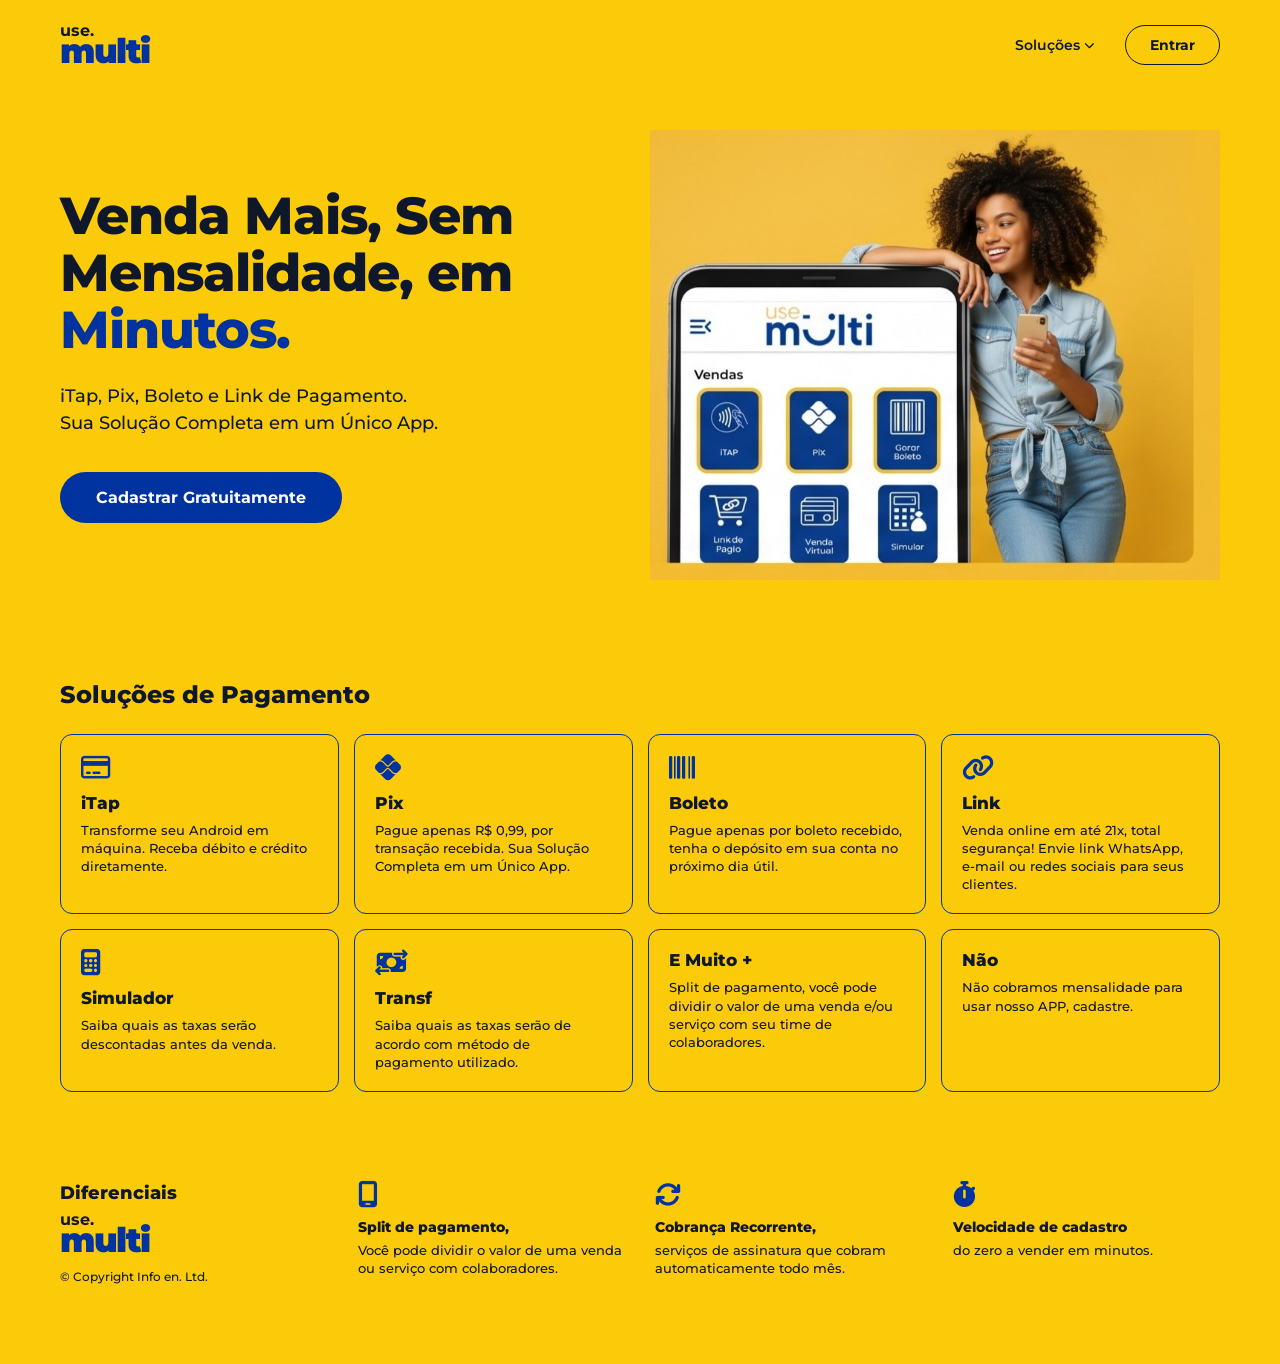
<file: index.html>
<!DOCTYPE html>
<html lang="pt-BR">
<head>
    <meta charset="UTF-8">
    <meta name="viewport" content="width=device-width, initial-scale=1.0">
    <title>Use Multi</title>
    <link rel="icon" type="image/png" href="img/logo.jpg">
    <link rel="preconnect" href="https://fonts.googleapis.com">
    <link rel="preconnect" href="https://fonts.gstatic.com" crossorigin>
    <link href="https://fonts.googleapis.com/css2?family=Montserrat:wght@400;500;700;800;900&display=swap" rel="stylesheet">
    <link rel="stylesheet" href="https://cdnjs.cloudflare.com/ajax/libs/font-awesome/6.4.0/css/all.min.css">
    <link rel="stylesheet" href="style.css">
</head>
<body>
    <div class="page-transition" id="page-transition">
        <div class="spinner"></div>
    </div>
    <header class="header">
        <div class="container header-content">
            <div class="logo">
                <span class="use">use.</span><br>
                <span class="multi">multi</span>
            </div>
            <nav class="nav-menu">
                <a href="#solucoes">Soluções <i class="fa-solid fa-chevron-down fa-xs"></i></a>
                <a href="login.html" class="btn-outline"> Entrar </a>
                
            </nav>
        </div>
    </header>
    <main>
        <section class="hero">
            <div class="container hero-content">
                <div class="hero-text">
                    <h1>Venda Mais, Sem Mensalidade, em <span class="highlight">Minutos.</span></h1>
                    <p>iTap, Pix, Boleto e Link de Pagamento.<br>Sua Solução Completa em um Único App.</p>
                    <a href="cadastro.html" class="btn-primary">Cadastrar Gratuitamente</a>
                </div>
                <div class="hero-image">
                    <img src="Gemini_Generated_Image_1hw7r21hw7r21hw7.jpg" alt="Aplicativo Use Multi">
                </div>
            </div>
        </section>
        <section id="solucoes" class="solutions">
            <div class="container">
                <h2>Soluções de Pagamento</h2>
                <div class="grid-solutions">
                    <div class="card">
                        <i class="fa-regular fa-credit-card"></i>
                        <h3>iTap</h3>
                        <p>Transforme seu Android em máquina. Receba débito e crédito diretamente.</p>
                    </div>
                    <div class="card">
                        <i class="fa-brands fa-pix"></i>
                        <h3>Pix</h3>
                        <p>Pague apenas R$ 0,99, por transação recebida. Sua Solução Completa em um Único App.</p>
                    </div>
                    <div class="card">
                        <i class="fa-solid fa-barcode"></i>
                        <h3>Boleto</h3>
                        <p>Pague apenas por boleto recebido, tenha o depósito em sua conta no próximo dia útil.</p>
                    </div>
                    <div class="card">
                        <i class="fa-solid fa-link"></i>
                        <h3>Link</h3>
                        <p>Venda online em até 21x, total segurança! Envie link WhatsApp, e-mail ou redes sociais para seus clientes.</p>
                    </div>
                    <div class="card">
                        <i class="fa-solid fa-calculator"></i>
                        <h3>Simulador</h3>
                        <p>Saiba quais as taxas serão descontadas antes da venda.</p>
                    </div>
                    <div class="card">
                        <i class="fa-solid fa-money-bill-transfer"></i>
                        <h3>Transf</h3>
                        <p>Saiba quais as taxas serão de acordo com método de pagamento utilizado.</p>
                    </div>
                    <div class="card text-only">
                        <h3>E Muito +</h3>
                        <p>Split de pagamento, você pode dividir o valor de uma venda e/ou serviço com seu time de colaboradores.</p>
                    </div>
                    <div class="card text-only">
                        <h3>Não</h3>
                        <p>Não cobramos mensalidade para usar nosso APP, cadastre.</p>
                    </div>
                </div>
            </div>
        </section>
        <section id="diferenciais" class="diferenciais">
            <div class="container grid-diferenciais">
                <div class="dif-brand">
                    <h3>Diferenciais</h3>
                    <div class="logo">
                        <span class="use">use.</span><br>
                        <span class="multi">multi</span>
                    </div>
                    <p class="copyright">&copy; Copyright Info en. Ltd.</p>
                </div>
                <div class="dif-item">
                    <i class="fa-solid fa-mobile-screen"></i>
                    <h4>Split de pagamento,</h4>
                    <p>Você pode dividir o valor de uma venda ou serviço com colaboradores.</p>
                </div>
                <div class="dif-item">
                    <i class="fa-solid fa-arrows-rotate"></i>
                    <h4>Cobrança Recorrente,</h4>
                    <p>serviços de assinatura que cobram automaticamente todo mês.</p>
                </div>
                <div class="dif-item">
                    <i class="fa-solid fa-stopwatch"></i>
                    <h4>Velocidade de cadastro</h4>
                    <p>do zero a vender em minutos.</p>
                </div>
            </div>
        </section>
    </main>
    <script src="https://widgets.leadconnectorhq.com/loader.js" data-resources-url="https://widgets.leadconnectorhq.com/chat-widget/loader.js" data-widget-id="6a91806fbde3d5bf5080247e" defer></script>
    <script>
        window.addEventListener('pageshow', () => {
            const transition = document.getElementById('page-transition');
            if (transition) transition.classList.add('loaded');
        });

        document.querySelectorAll('a').forEach(link => {
            link.addEventListener('click', function(e) {
                const target = this.getAttribute('href');
                if (target && target.endsWith('.html') && this.target !== '_blank') {
                    e.preventDefault();
                    const transition = document.getElementById('page-transition');
                    transition.classList.remove('loaded');
                    setTimeout(() => window.location.href = target, 400);
                }
            });
        });
    </script>
</body>
</html>
</file>
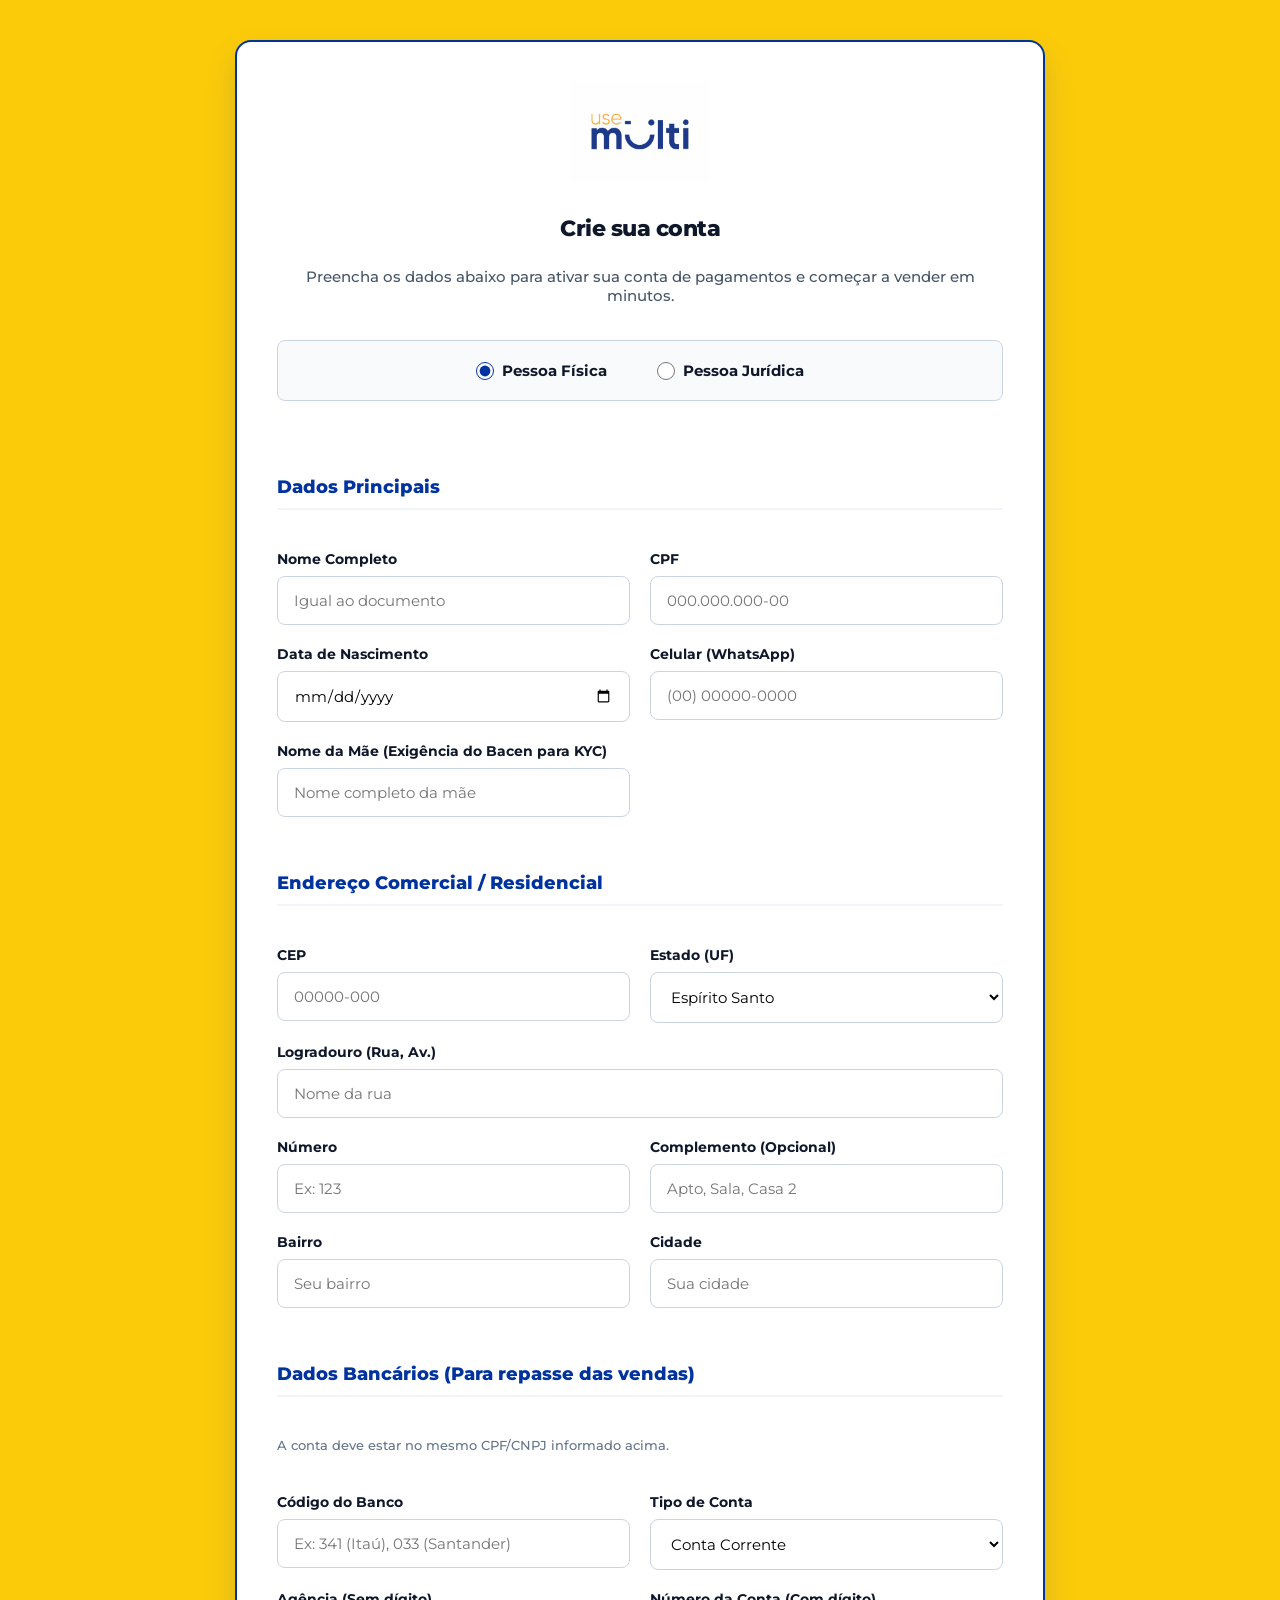
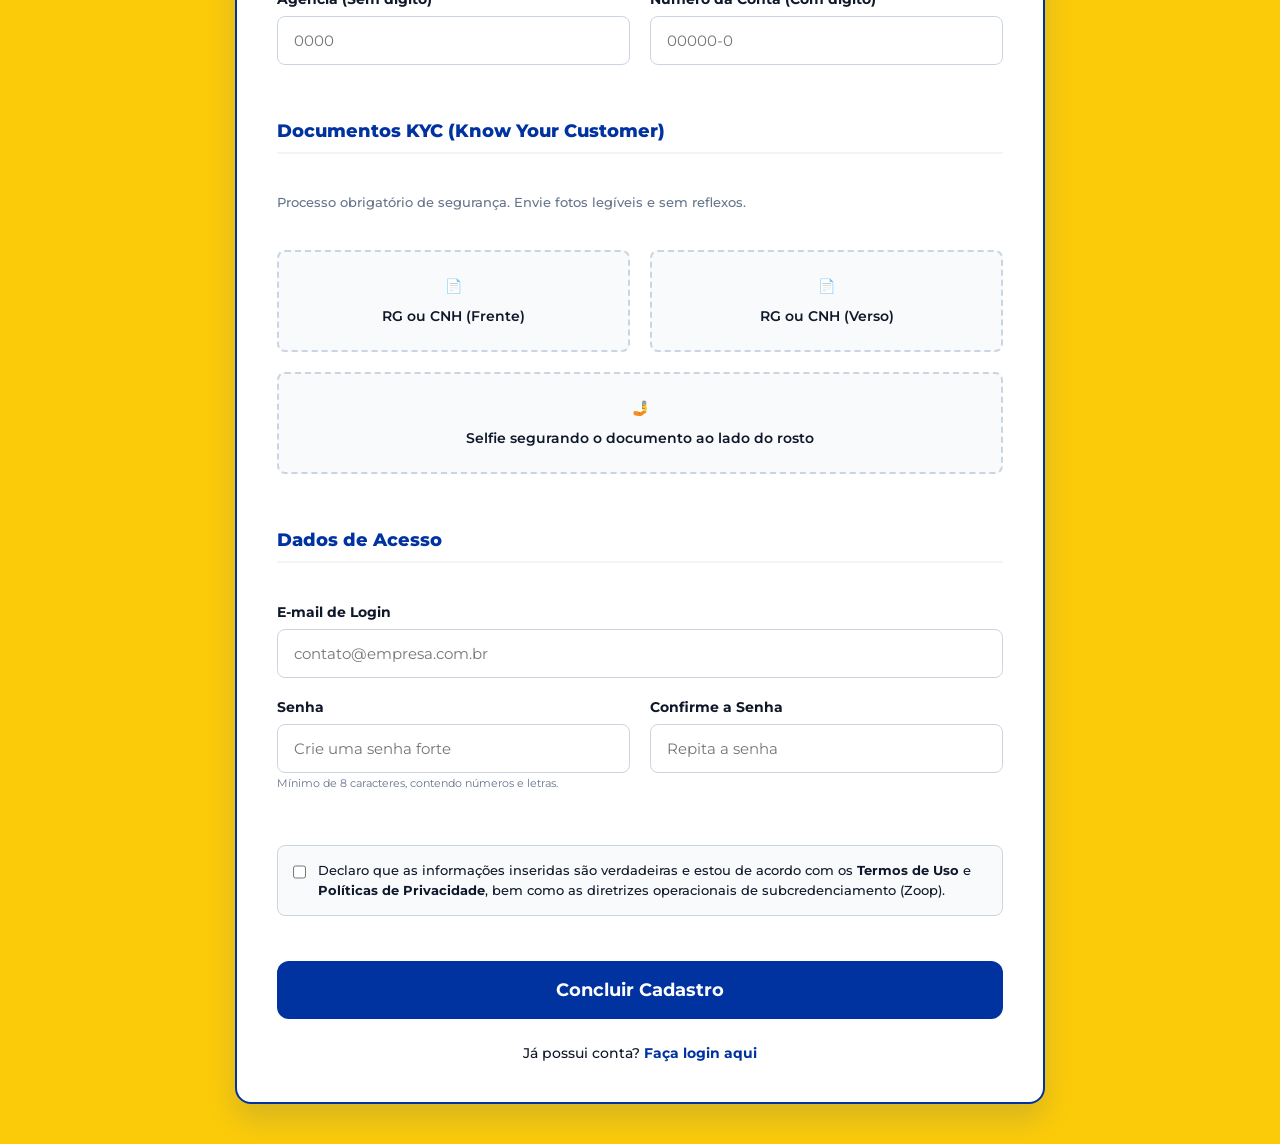
<file: cadastro.html>
<!DOCTYPE html>
<html lang="pt-BR">
<head>
    <meta charset="UTF-8">
    <meta name="viewport" content="width=device-width, initial-scale=1.0">
    <title>Cadastro - Use Multi</title>
    <link rel="icon" type="image/png" href="img/logo.jpg">
    <link rel="preconnect" href="https://fonts.googleapis.com">
    <link rel="preconnect" href="https://fonts.gstatic.com" crossorigin>
    <link href="https://fonts.googleapis.com/css2?family=Montserrat:wght@400;500;700;800;900&display=swap" rel="stylesheet">
    <link rel="stylesheet" href="style.css">
    <style>
        /* CSS Específico para o Cadastro */
        .register-wrapper {
            width: 100%;
            max-width: 850px;
            padding: 40px 20px;
            margin: 0 auto;
        }
        .register-card {
            background-color: #ffffff;
            border-radius: 16px;
            padding: 40px;
            box-shadow: 0 15px 30px rgba(0, 51, 160, 0.15);
            border: 2px solid var(--brand-blue);
        }
        .section-title {
            font-size: 18px;
            font-weight: 800;
            color: var(--brand-blue);
            margin: 35px 0 20px 0;
            border-bottom: 2px solid #f1f5f9;
            padding-bottom: 10px;
        }
        .form-grid {
            display: grid;
            grid-template-columns: 1fr 1fr;
            gap: 20px;
        }
        .form-grid.full {
            grid-template-columns: 1fr;
        }
        .input-group.radio-group {
            flex-direction: row;
            align-items: center;
            justify-content: center;
            gap: 30px;
            padding: 10px 0;
            background: #f8fafc;
            border-radius: 8px;
            border: 1px solid #CBD5E1;
            margin-bottom: 20px;
        }
        .input-group.radio-group label {
            display: flex;
            align-items: center;
            gap: 8px;
            font-weight: 700;
            cursor: pointer;
            font-size: 15px;
            padding: 10px;
        }
        .input-group.radio-group input[type="radio"] {
            accent-color: var(--brand-blue);
            width: 18px;
            height: 18px;
        }
        .custom-select {
            padding: 14px 16px;
            border: 1.5px solid #CBD5E1;
            border-radius: 8px;
            font-size: 15px;
            font-family: 'Montserrat', sans-serif;
            outline: none;
            background: #fff;
            transition: all 0.3s ease;
            width: 100%;
        }
        .custom-select:focus {
            border-color: var(--brand-blue);
            box-shadow: 0 0 0 3px rgba(0, 51, 160, 0.1);
        }
        .file-upload {
            border: 2px dashed #CBD5E1;
            padding: 25px 20px;
            text-align: center;
            border-radius: 8px;
            background-color: #f8fafc;
            cursor: pointer;
            transition: all 0.3s;
            display: flex;
            flex-direction: column;
            align-items: center;
            justify-content: center;
        }
        .file-upload:hover {
            border-color: var(--brand-blue);
            background-color: #f1f5f9;
        }
        .file-upload input[type="file"] {
            display: none;
        }
        .file-icon {
            font-size: 28px;
            margin-bottom: 12px;
        }
        .file-upload span {
            display: block;
            font-size: 14px;
            font-weight: 600;
            color: var(--text-color);
        }
        .terms-checkbox {
            display: flex;
            gap: 12px;
            align-items: flex-start;
            font-size: 13px;
            font-weight: 500;
            cursor: pointer;
            background: #f8fafc;
            padding: 15px;
            border-radius: 8px;
            border: 1px solid #CBD5E1;
            line-height: 1.5;
        }
        .terms-checkbox input {
            margin-top: 3px;
            accent-color: var(--brand-blue);
            width: 16px;
            height: 16px;
        }
        .password-hint {
            font-size: 11px;
            color: #64748b;
            margin-top: -5px;
        }
        @media (max-width: 768px) {
            .form-grid {
                grid-template-columns: 1fr;
            }
            .register-card {
                padding: 30px 20px;
            }
        }
    </style>
</head>
<body class="login-body">
    <div class="page-transition" id="page-transition">
        <div class="spinner"></div>
    </div>
    
    <main class="register-wrapper">
        <div class="register-card">
            <div class="login-logo-space">
                <div class="login-logo-space">
                    <a href="index.html">
                    <img src="img/logo.jpg" alt="Logo Use Multi" class="logo-img">
                    </a>
             </div>
             </div>
            
            <h2 class="login-title">Crie sua conta</h2>
            <p style="text-align: center; margin-bottom: 35px; font-size: 15px; font-weight: 500; color: #475569;">
                Preencha os dados abaixo para ativar sua conta de pagamentos e começar a vender em minutos.
            </p>
            
            <form id="form-cadastro" action="#" class="login-form">
                
                <div class="input-group radio-group">
                    <label><input type="radio" name="tipo_pessoa" value="pf" checked onchange="togglePessoa()"> Pessoa Física</label>
                    <label><input type="radio" name="tipo_pessoa" value="pj" onchange="togglePessoa()"> Pessoa Jurídica</label>
                </div>

                <!-- DADOS PRINCIPAIS -->
                <h3 class="section-title">Dados Principais</h3>
                <div class="form-grid">
                    <div class="input-group">
                        <label id="label-nome" for="nome">Nome Completo</label>
                        <input type="text" id="nome" name="nome" placeholder="Igual ao documento" required>
                    </div>
                    
                    <div class="input-group">
                        <label id="label-doc" for="documento">CPF</label>
                        <input type="text" id="documento" name="documento" placeholder="000.000.000-00" required>
                    </div>
                    
                    <div class="input-group">
                        <label id="label-data" for="data_nasc">Data de Nascimento</label>
                        <input type="date" id="data_nasc" name="data_nasc" required>
                    </div>
                    
                    <div class="input-group">
                        <label for="celular">Celular (WhatsApp)</label>
                        <input type="tel" id="celular" name="celular" placeholder="(00) 00000-0000" required>
                    </div>
                    
                    <div class="input-group full" id="div_mae">
                        <label for="nome_mae">Nome da Mãe (Exigência do Bacen para KYC)</label>
                        <input type="text" id="nome_mae" name="nome_mae" placeholder="Nome completo da mãe" required>
                    </div>

                    <div class="input-group full" id="div_fantasia" style="display: none;">
                        <label for="nome_fantasia">Nome Fantasia (Opcional)</label>
                        <input type="text" id="nome_fantasia" name="nome_fantasia" placeholder="Nome de fachada da sua empresa">
                    </div>
                </div>

                <!-- ENDEREÇO -->
                <h3 class="section-title">Endereço Comercial / Residencial</h3>
                <div class="form-grid">
                    <div class="input-group">
                        <label for="cep">CEP</label>
                        <input type="text" id="cep" name="cep" placeholder="00000-000" required>
                    </div>
                    
                    <div class="input-group">
                        <label for="estado">Estado (UF)</label>
                        <select id="estado" name="estado" class="custom-select" required>
                            <option value="">Selecione...</option>
                            <option value="AC">Acre</option>
                            <option value="AL">Alagoas</option>
                            <option value="AP">Amapá</option>
                            <option value="AM">Amazonas</option>
                            <option value="BA">Bahia</option>
                            <option value="CE">Ceará</option>
                            <option value="DF">Distrito Federal</option>
                            <option value="ES" selected>Espírito Santo</option>
                            <option value="GO">Goiás</option>
                            <option value="MA">Maranhão</option>
                            <option value="MT">Mato Grosso</option>
                            <option value="MS">Mato Grosso do Sul</option>
                            <option value="MG">Minas Gerais</option>
                            <option value="PA">Pará</option>
                            <option value="PB">Paraíba</option>
                            <option value="PR">Paraná</option>
                            <option value="PE">Pernambuco</option>
                            <option value="PI">Piauí</option>
                            <option value="RJ">Rio de Janeiro</option>
                            <option value="RN">Rio Grande do Norte</option>
                            <option value="RS">Rio Grande do Sul</option>
                            <option value="RO">Rondônia</option>
                            <option value="RR">Roraima</option>
                            <option value="SC">Santa Catarina</option>
                            <option value="SP">São Paulo</option>
                            <option value="SE">Sergipe</option>
                            <option value="TO">Tocantins</option>
                        </select>
                    </div>

                    <div class="input-group full" style="grid-column: 1 / -1;">
                        <label for="logradouro">Logradouro (Rua, Av.)</label>
                        <input type="text" id="logradouro" name="logradouro" placeholder="Nome da rua" required>
                    </div>
                    
                    <div class="input-group">
                        <label for="numero">Número</label>
                        <input type="text" id="numero" name="numero" placeholder="Ex: 123" required>
                    </div>
                    
                    <div class="input-group">
                        <label for="complemento">Complemento (Opcional)</label>
                        <input type="text" id="complemento" name="complemento" placeholder="Apto, Sala, Casa 2">
                    </div>
                    
                    <div class="input-group">
                        <label for="bairro">Bairro</label>
                        <input type="text" id="bairro" name="bairro" placeholder="Seu bairro" required>
                    </div>
                    
                    <div class="input-group">
                        <label for="cidade">Cidade</label>
                        <input type="text" id="cidade" name="cidade" placeholder="Sua cidade" required>
                    </div>
                </div>

                <!-- DADOS BANCÁRIOS -->
                <h3 class="section-title">Dados Bancários (Para repasse das vendas)</h3>
                <p style="font-size: 13px; margin-bottom: 20px; color: #64748b; font-weight: 500;">A conta deve estar no mesmo CPF/CNPJ informado acima.</p>
                <div class="form-grid">
                    <div class="input-group">
                        <label for="banco">Código do Banco</label>
                        <input type="text" id="banco" name="banco" placeholder="Ex: 341 (Itaú), 033 (Santander)" required>
                    </div>
                    
                    <div class="input-group">
                        <label for="tipo_conta_banco">Tipo de Conta</label>
                        <select id="tipo_conta_banco" name="tipo_conta_banco" class="custom-select" required>
                            <option value="corrente">Conta Corrente</option>
                            <option value="poupanca">Conta Poupança</option>
                        </select>
                    </div>

                    <div class="input-group">
                        <label for="agencia">Agência (Sem dígito)</label>
                        <input type="text" id="agencia" name="agencia" placeholder="0000" required>
                    </div>
                    
                    <div class="input-group">
                        <label for="conta">Número da Conta (Com dígito)</label>
                        <input type="text" id="conta" name="conta" placeholder="00000-0" required>
                    </div>
                </div>

                <!-- DOCUMENTOS KYC -->
                <h3 class="section-title">Documentos KYC (Know Your Customer)</h3>
                <p style="font-size: 13px; margin-bottom: 20px; color: #64748b; font-weight: 500;">Processo obrigatório de segurança. Envie fotos legíveis e sem reflexos.</p>
                <div class="form-grid">
                    <label class="file-upload">
                        <input type="file" id="doc_frente" name="doc_frente" accept="image/jpeg, image/png, application/pdf" required>
                        <span class="file-icon">📄</span>
                        <span>RG ou CNH (Frente)</span>
                    </label>
                    
                    <label class="file-upload">
                        <input type="file" id="doc_verso" name="doc_verso" accept="image/jpeg, image/png, application/pdf" required>
                        <span class="file-icon">📄</span>
                        <span>RG ou CNH (Verso)</span>
                    </label>
                    
                    <label class="file-upload full" style="grid-column: 1 / -1;">
                        <input type="file" id="doc_selfie" name="doc_selfie" accept="image/jpeg, image/png" capture="user" required>
                        <span class="file-icon">🤳</span>
                        <span>Selfie segurando o documento ao lado do rosto</span>
                    </label>
                </div>

                <!-- DADOS DE ACESSO -->
                <h3 class="section-title">Dados de Acesso</h3>
                <div class="form-grid">
                    <div class="input-group full" style="grid-column: 1 / -1;">
                        <label for="email">E-mail de Login</label>
                        <input type="email" id="email" name="email" placeholder="contato@empresa.com.br" required>
                    </div>
                    
                    <div class="input-group">
                        <label for="senha">Senha</label>
                        <input type="password" id="senha" name="senha" placeholder="Crie uma senha forte" required>
                        <span class="password-hint">Mínimo de 8 caracteres, contendo números e letras.</span>
                    </div>
                    
                    <div class="input-group">
                        <label for="confirma_senha">Confirme a Senha</label>
                        <input type="password" id="confirma_senha" name="confirma_senha" placeholder="Repita a senha" required>
                    </div>
                </div>

                <!-- TERMOS -->
                <div style="margin-top: 35px;">
                    <label class="terms-checkbox">
                        <input type="checkbox" id="termos" name="termos" required>
                        <span>Declaro que as informações inseridas são verdadeiras e estou de acordo com os <b>Termos de Uso</b> e <b>Políticas de Privacidade</b>, bem como as diretrizes operacionais de subcredenciamento (Zoop).</span>
                    </label>
                </div>

                <button type="submit" class="btn-primary btn-block" style="margin-top: 25px; font-size: 18px; padding: 18px; border-radius: 12px;">
                    Concluir Cadastro
                </button>
            </form>
            
            <div class="login-footer">
                <p>Já possui conta? <a href="login.html">Faça login aqui</a></p>
            </div>
        </div>
    </main>

    <script>
        // Transição de página
        window.addEventListener('pageshow', () => {
            const transition = document.getElementById('page-transition');
            if (transition) transition.classList.add('loaded');
        });

        // Toggle Dinâmico PF / PJ
        function togglePessoa() {
            const isPJ = document.querySelector('input[name="tipo_pessoa"]:checked').value === 'pj';
            
            document.getElementById('label-nome').textContent = isPJ ? 'Razão Social' : 'Nome Completo';
            document.getElementById('nome').placeholder = isPJ ? 'Razão social da empresa' : 'Igual ao documento';
            
            document.getElementById('label-doc').textContent = isPJ ? 'CNPJ' : 'CPF';
            document.getElementById('documento').placeholder = isPJ ? '00.000.000/0000-00' : '000.000.000-00';
            
            document.getElementById('label-data').textContent = isPJ ? 'Data de Abertura' : 'Data de Nascimento';
            
            const divMae = document.getElementById('div_mae');
            const divFantasia = document.getElementById('div_fantasia');
            
            if (isPJ) {
                divMae.style.display = 'none';
                document.getElementById('nome_mae').removeAttribute('required');
                
                divFantasia.style.display = 'flex';
            } else {
                divMae.style.display = 'flex';
                document.getElementById('nome_mae').setAttribute('required', 'true');
                
                divFantasia.style.display = 'none';
            }
        }

        // Alterar ícone e texto ao selecionar arquivo
        document.querySelectorAll('input[type="file"]').forEach(input => {
            input.addEventListener('change', function(e) {
                if (this.files && this.files[0]) {
                    const spanText = this.parentElement.querySelector('span:not(.file-icon)');
                    spanText.textContent = "Arquivo selecionado: " + this.files[0].name;
                    this.parentElement.style.borderColor = "var(--brand-blue)";
                    this.parentElement.style.backgroundColor = "#e0e7ff";
                }
            });
        });
    </script>
</body>
</html>
</file>
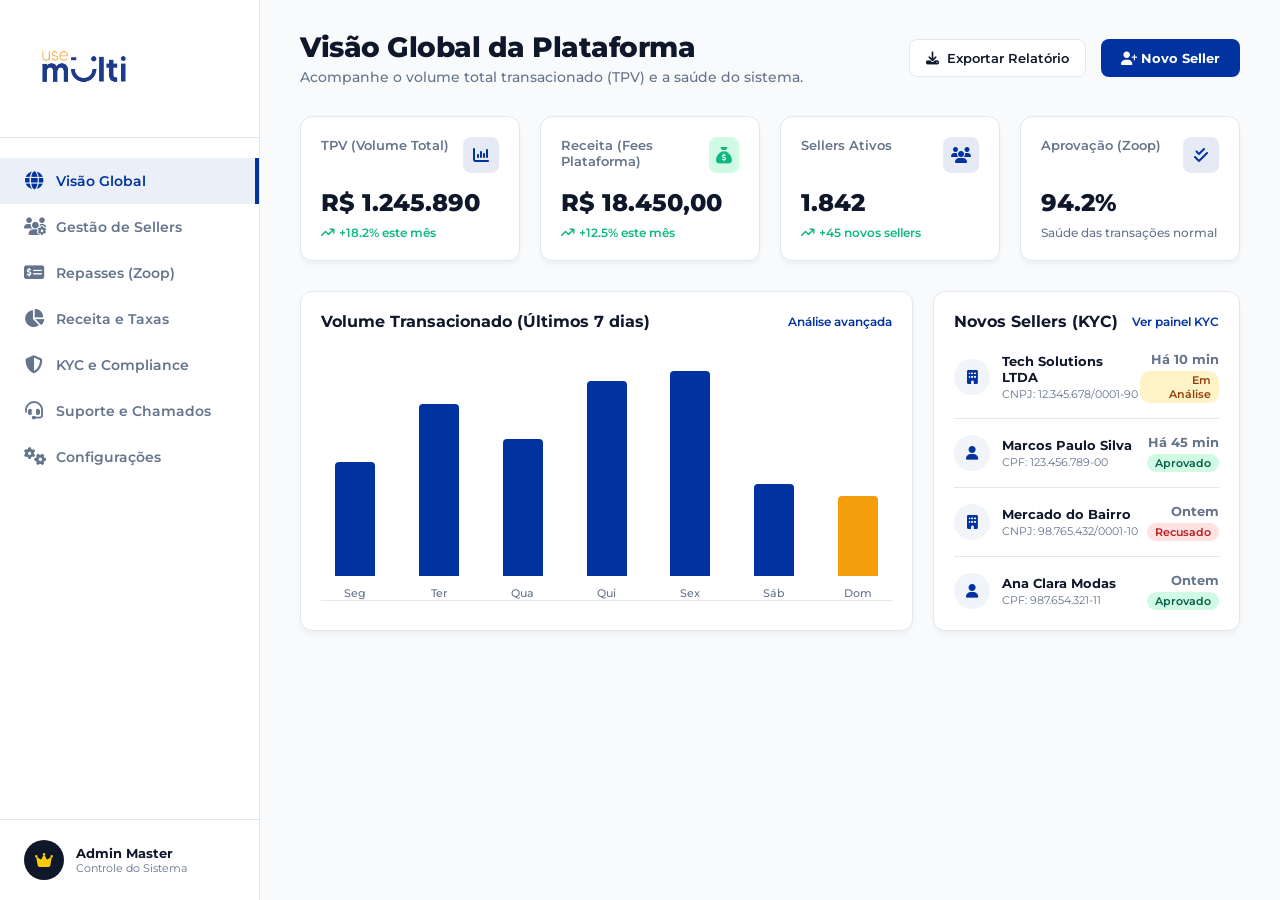
<file: dashboard-master.html>
<!DOCTYPE html>
<html lang="pt-BR">
<head>
    <meta charset="UTF-8">
    <meta name="viewport" content="width=device-width, initial-scale=1.0">
    <title>Dashboard Master - Use Multi</title>
    <link rel="icon" type="image/png" href="img/logo.jpg">
    <link rel="preconnect" href="https://fonts.googleapis.com">
    <link rel="preconnect" href="https://fonts.gstatic.com" crossorigin>
    <link href="https://fonts.googleapis.com/css2?family=Montserrat:wght@400;500;600;700;800;900&display=swap" rel="stylesheet">
    <link rel="stylesheet" href="https://cdnjs.cloudflare.com/ajax/libs/font-awesome/6.4.0/css/all.min.css">
    <style>
        :root {
            --bg-yellow: #FBCB0A;
            --brand-blue: #0033A0;
            --text-color: #0F172A;
            --bg-light: #F8FAFC;
            --sidebar-width: 260px;
            --border-color: #E2E8F0;
            --success-color: #10B981;
            --danger-color: #EF4444;
            --warning-color: #F59E0B;
        }

        * {
            margin: 0;
            padding: 0;
            box-sizing: border-box;
            font-family: 'Montserrat', sans-serif;
        }

        body {
            background-color: var(--bg-light);
            color: var(--text-color);
            display: flex;
            min-height: 100vh;
            -webkit-font-smoothing: antialiased;
        }

        /* Sidebar */
        .sidebar {
            width: var(--sidebar-width);
            background-color: #ffffff;
            border-right: 1px solid var(--border-color);
            display: flex;
            flex-direction: column;
            position: fixed;
            height: 100vh;
            left: 0;
            top: 0;
            z-index: 100;
        }

        .sidebar-header {
            padding: 24px;
            border-bottom: 1px solid var(--border-color);
        }

        .sidebar-logo {
            text-decoration: none;
            display: block;
        }

        .sidebar-logo img {
            max-width: 120px;
        }

        .logo-text .use { font-size: 14px; font-weight: 700; color: var(--text-color); line-height: 1;}
        .logo-text .multi { font-size: 26px; font-weight: 900; color: var(--brand-blue); letter-spacing: -1px; line-height: 1; display: block; }

        .nav-links {
            padding: 20px 0;
            flex-grow: 1;
        }

        .nav-item {
            display: flex;
            align-items: center;
            padding: 14px 24px;
            color: #64748B;
            text-decoration: none;
            font-weight: 600;
            font-size: 14px;
            transition: all 0.2s ease;
            gap: 12px;
        }

        .nav-item i {
            font-size: 18px;
            width: 20px;
            text-align: center;
        }

        .nav-item:hover {
            color: var(--brand-blue);
            background-color: rgba(0, 51, 160, 0.05);
            border-right: 3px solid var(--brand-blue);
        }

        .nav-item.active {
            color: var(--brand-blue);
            background-color: rgba(0, 51, 160, 0.08);
            border-right: 4px solid var(--brand-blue);
        }

        .sidebar-footer {
            padding: 20px 24px;
            border-top: 1px solid var(--border-color);
        }

        .user-profile {
            display: flex;
            align-items: center;
            gap: 12px;
            text-decoration: none;
            color: var(--text-color);
        }

        .avatar {
            width: 40px;
            height: 40px;
            background-color: var(--text-color);
            border-radius: 50%;
            display: flex;
            align-items: center;
            justify-content: center;
            font-weight: 800;
            color: var(--bg-yellow);
        }

        .user-info h4 {
            font-size: 13px;
            font-weight: 700;
        }

        .user-info p {
            font-size: 11px;
            color: #64748B;
        }

        /* Main Content */
        .main-content {
            flex-grow: 1;
            margin-left: var(--sidebar-width);
            padding: 30px 40px;
        }

        /* Header do Dashboard */
        .dash-header {
            display: flex;
            justify-content: space-between;
            align-items: center;
            margin-bottom: 30px;
        }

        .dash-title h1 {
            font-size: 28px;
            font-weight: 800;
            color: var(--text-color);
            letter-spacing: -0.5px;
        }

        .dash-title p {
            font-size: 14px;
            color: #64748B;
            margin-top: 4px;
            font-weight: 500;
        }

        .header-actions {
            display: flex;
            gap: 15px;
        }

        .btn-action {
            background-color: #ffffff;
            border: 1px solid var(--border-color);
            color: var(--text-color);
            padding: 10px 16px;
            border-radius: 8px;
            font-size: 13px;
            font-weight: 600;
            cursor: pointer;
            display: flex;
            align-items: center;
            gap: 8px;
            transition: all 0.2s;
        }

        .btn-action:hover {
            border-color: var(--brand-blue);
            color: var(--brand-blue);
        }

        .btn-primary-small {
            background-color: var(--brand-blue);
            color: white;
            border: none;
            padding: 10px 20px;
            border-radius: 8px;
            font-size: 13px;
            font-weight: 700;
            cursor: pointer;
            transition: background 0.2s;
        }

        .btn-primary-small:hover {
            background-color: #002277;
        }

        /* Cards Numéricos (KPIs) */
        .kpi-grid {
            display: grid;
            grid-template-columns: repeat(4, 1fr);
            gap: 20px;
            margin-bottom: 30px;
        }

        .kpi-card {
            background-color: #ffffff;
            border-radius: 12px;
            padding: 20px;
            border: 1px solid var(--border-color);
            box-shadow: 0 4px 6px -1px rgba(0, 0, 0, 0.05);
        }

        .kpi-header {
            display: flex;
            justify-content: space-between;
            align-items: flex-start;
            margin-bottom: 15px;
        }

        .kpi-title {
            font-size: 13px;
            font-weight: 600;
            color: #64748B;
        }

        .kpi-icon {
            width: 36px;
            height: 36px;
            border-radius: 8px;
            background-color: rgba(0, 51, 160, 0.1);
            color: var(--brand-blue);
            display: flex;
            align-items: center;
            justify-content: center;
            font-size: 16px;
        }

        .kpi-value {
            font-size: 24px;
            font-weight: 800;
            color: var(--text-color);
            margin-bottom: 8px;
        }

        .kpi-trend {
            font-size: 12px;
            font-weight: 600;
            display: flex;
            align-items: center;
            gap: 4px;
        }

        .trend-up { color: var(--success-color); }
        .trend-down { color: var(--danger-color); }

        /* Gráficos e Tabelas - Layout principal */
        .dashboard-grid {
            display: grid;
            grid-template-columns: 2fr 1fr;
            gap: 20px;
        }

        .panel {
            background-color: #ffffff;
            border-radius: 12px;
            border: 1px solid var(--border-color);
            box-shadow: 0 4px 6px -1px rgba(0, 0, 0, 0.05);
            padding: 20px;
        }

        .panel-header {
            display: flex;
            justify-content: space-between;
            align-items: center;
            margin-bottom: 20px;
        }

        .panel-title {
            font-size: 16px;
            font-weight: 700;
        }

        .panel-link {
            font-size: 12px;
            font-weight: 600;
            color: var(--brand-blue);
            text-decoration: none;
        }

        .panel-link:hover { text-decoration: underline; }

        /* Estilos do Gráfico */
        .chart-placeholder {
            height: 250px;
            width: 100%;
            display: flex;
            align-items: flex-end;
            gap: 15px;
            padding-top: 20px;
            border-bottom: 1px solid var(--border-color);
            position: relative;
        }

        .chart-bar-wrapper {
            flex: 1;
            display: flex;
            flex-direction: column;
            justify-content: flex-end;
            align-items: center;
            gap: 10px;
            height: 100%;
        }

        .chart-bar {
            width: 100%;
            max-width: 40px;
            background-color: var(--brand-blue);
            border-radius: 4px 4px 0 0;
            transition: height 0.3s ease;
        }

        .chart-bar:hover { background-color: var(--bg-yellow); cursor: pointer; }
        
        .chart-label {
            font-size: 11px;
            color: #64748B;
            font-weight: 500;
        }

        /* Lista de Transações Recentes */
        .transaction-list {
            display: flex;
            flex-direction: column;
            gap: 15px;
        }

        .transaction-item {
            display: flex;
            justify-content: space-between;
            align-items: center;
            padding-bottom: 15px;
            border-bottom: 1px solid var(--border-color);
        }

        .transaction-item:last-child {
            border-bottom: none;
            padding-bottom: 0;
        }

        .tx-info {
            display: flex;
            align-items: center;
            gap: 12px;
        }

        .tx-icon {
            width: 36px;
            height: 36px;
            border-radius: 50%;
            background-color: #f1f5f9;
            display: flex;
            align-items: center;
            justify-content: center;
            font-size: 14px;
            color: #64748B;
        }

        .tx-details h5 {
            font-size: 13px;
            font-weight: 700;
            color: var(--text-color);
        }

        .tx-details p {
            font-size: 11px;
            color: #64748B;
            margin-top: 2px;
        }

        .tx-amount {
            text-align: right;
        }

        .tx-amount span {
            display: block;
            font-size: 13px;
            font-weight: 700;
        }

        .tx-amount .positive { color: var(--success-color); }
        .tx-status {
            font-size: 11px;
            font-weight: 600;
            padding: 2px 8px;
            border-radius: 10px;
            margin-top: 4px;
            display: inline-block;
        }
        
        .status-approved { background-color: #d1fae5; color: #065f46; }
        .status-pending { background-color: #fef3c7; color: #92400e; }
        .status-danger { background-color: #fee2e2; color: #b91c1c; }

    </style>
</head>
<body>

    <!-- SIDEBAR MASTER -->
    <aside class="sidebar">
        <div class="sidebar-header">
            <a href="index.html" class="sidebar-logo">
                <img src="img/logo.jpg" alt="Logo Use Multi" class="logo-img">      
            </a>
        </div>

        <nav class="nav-links">
            <a href="#" class="nav-item active"><i class="fa-solid fa-globe"></i> Visão Global</a>
            <a href="#" class="nav-item"><i class="fa-solid fa-users-gear"></i> Gestão de Sellers</a>
            <a href="#" class="nav-item"><i class="fa-solid fa-money-check-dollar"></i> Repasses (Zoop)</a>
            <a href="#" class="nav-item"><i class="fa-solid fa-chart-pie"></i> Receita e Taxas</a>
            <a href="#" class="nav-item"><i class="fa-solid fa-shield-halved"></i> KYC e Compliance</a>
            <a href="#" class="nav-item"><i class="fa-solid fa-headset"></i> Suporte e Chamados</a>
            <a href="#" class="nav-item"><i class="fa-solid fa-gears"></i> Configurações</a>
        </nav>

        <div class="sidebar-footer">
            <a href="#" class="user-profile">
                <div class="avatar"><i class="fa-solid fa-crown"></i></div>
                <div class="user-info">
                    <h4>Admin Master</h4>
                    <p>Controle do Sistema</p>
                </div>
            </a>
        </div>
    </aside>

    <!-- MAIN CONTENT -->
    <main class="main-content">
        
        <!-- HEADER MASTER -->
        <header class="dash-header">
            <div class="dash-title">
                <h1>Visão Global da Plataforma</h1>
                <p>Acompanhe o volume total transacionado (TPV) e a saúde do sistema.</p>
            </div>
            <div class="header-actions">
                <button class="btn-action"><i class="fa-solid fa-download"></i> Exportar Relatório</button>
                <button class="btn-primary-small"><i class="fa-solid fa-user-plus"></i> Novo Seller</button>
            </div>
        </header>

        <!-- KPIs GRID MASTER -->
        <div class="kpi-grid">
            <div class="kpi-card">
                <div class="kpi-header">
                    <span class="kpi-title">TPV (Volume Total)</span>
                    <div class="kpi-icon"><i class="fa-solid fa-chart-column"></i></div>
                </div>
                <div class="kpi-value">R$ 1.245.890</div>
                <div class="kpi-trend trend-up">
                    <i class="fa-solid fa-arrow-trend-up"></i> +18.2% este mês
                </div>
            </div>

            <div class="kpi-card">
                <div class="kpi-header">
                    <span class="kpi-title">Receita (Fees Plataforma)</span>
                    <div class="kpi-icon" style="color: var(--success-color); background-color: #d1fae5;"><i class="fa-solid fa-sack-dollar"></i></div>
                </div>
                <div class="kpi-value">R$ 18.450,00</div>
                <div class="kpi-trend trend-up">
                    <i class="fa-solid fa-arrow-trend-up"></i> +12.5% este mês
                </div>
            </div>

            <div class="kpi-card">
                <div class="kpi-header">
                    <span class="kpi-title">Sellers Ativos</span>
                    <div class="kpi-icon"><i class="fa-solid fa-users"></i></div>
                </div>
                <div class="kpi-value">1.842</div>
                <div class="kpi-trend trend-up">
                    <i class="fa-solid fa-arrow-trend-up"></i> +45 novos sellers
                </div>
            </div>

            <div class="kpi-card">
                <div class="kpi-header">
                    <span class="kpi-title">Aprovação (Zoop)</span>
                    <div class="kpi-icon"><i class="fa-solid fa-check-double"></i></div>
                </div>
                <div class="kpi-value">94.2%</div>
                <div class="kpi-trend">
                    <span style="color:#64748B; font-weight:500;">Saúde das transações normal</span>
                </div>
            </div>
        </div>

        <!-- GRÁFICOS E LISTAS -->
        <div class="dashboard-grid">
            
            <!-- Painel Esquerdo: Gráfico TPV -->
            <div class="panel">
                <div class="panel-header">
                    <h3 class="panel-title">Volume Transacionado (Últimos 7 dias)</h3>
                    <a href="#" class="panel-link">Análise avançada</a>
                </div>
                
                <div class="chart-placeholder">
                    <div class="chart-bar-wrapper">
                        <div class="chart-bar" style="height: 50%;"></div>
                        <span class="chart-label">Seg</span>
                    </div>
                    <div class="chart-bar-wrapper">
                        <div class="chart-bar" style="height: 75%;"></div>
                        <span class="chart-label">Ter</span>
                    </div>
                    <div class="chart-bar-wrapper">
                        <div class="chart-bar" style="height: 60%;"></div>
                        <span class="chart-label">Qua</span>
                    </div>
                    <div class="chart-bar-wrapper">
                        <div class="chart-bar" style="height: 85%;"></div>
                        <span class="chart-label">Qui</span>
                    </div>
                    <div class="chart-bar-wrapper">
                        <div class="chart-bar" style="height: 100%;"></div>
                        <span class="chart-label">Sex</span>
                    </div>
                    <div class="chart-bar-wrapper">
                        <div class="chart-bar" style="height: 40%;"></div>
                        <span class="chart-label">Sáb</span>
                    </div>
                    <div class="chart-bar-wrapper">
                        <div class="chart-bar" style="height: 35%; background-color: var(--warning-color);"></div>
                        <span class="chart-label">Dom</span>
                    </div>
                </div>
            </div>

            <!-- Painel Direito: Gestão de Sellers Recentes -->
            <div class="panel">
                <div class="panel-header">
                    <h3 class="panel-title">Novos Sellers (KYC)</h3>
                    <a href="#" class="panel-link">Ver painel KYC</a>
                </div>
                
                <div class="transaction-list">
                    
                    <div class="transaction-item">
                        <div class="tx-info">
                            <div class="tx-icon"><i class="fa-solid fa-building" style="color: var(--brand-blue);"></i></div>
                            <div class="tx-details">
                                <h5>Tech Solutions LTDA</h5>
                                <p>CNPJ: 12.345.678/0001-90</p>
                            </div>
                        </div>
                        <div class="tx-amount">
                            <span style="color: #64748B;">Há 10 min</span>
                            <div class="tx-status status-pending">Em Análise</div>
                        </div>
                    </div>

                    <div class="transaction-item">
                        <div class="tx-info">
                            <div class="tx-icon"><i class="fa-solid fa-user" style="color: var(--brand-blue);"></i></div>
                            <div class="tx-details">
                                <h5>Marcos Paulo Silva</h5>
                                <p>CPF: 123.456.789-00</p>
                            </div>
                        </div>
                        <div class="tx-amount">
                            <span style="color: #64748B;">Há 45 min</span>
                            <div class="tx-status status-approved">Aprovado</div>
                        </div>
                    </div>

                    <div class="transaction-item">
                        <div class="tx-info">
                            <div class="tx-icon"><i class="fa-solid fa-building" style="color: var(--brand-blue);"></i></div>
                            <div class="tx-details">
                                <h5>Mercado do Bairro</h5>
                                <p>CNPJ: 98.765.432/0001-10</p>
                            </div>
                        </div>
                        <div class="tx-amount">
                            <span style="color: #64748B;">Ontem</span>
                            <div class="tx-status status-danger">Recusado</div>
                        </div>
                    </div>
                    
                    <div class="transaction-item">
                        <div class="tx-info">
                            <div class="tx-icon"><i class="fa-solid fa-user" style="color: var(--brand-blue);"></i></div>
                            <div class="tx-details">
                                <h5>Ana Clara Modas</h5>
                                <p>CPF: 987.654.321-11</p>
                            </div>
                        </div>
                        <div class="tx-amount">
                            <span style="color: #64748B;">Ontem</span>
                            <div class="tx-status status-approved">Aprovado</div>
                        </div>
                    </div>

                </div>
            </div>

        </div>
    </main>

</body>
</html>
</file>
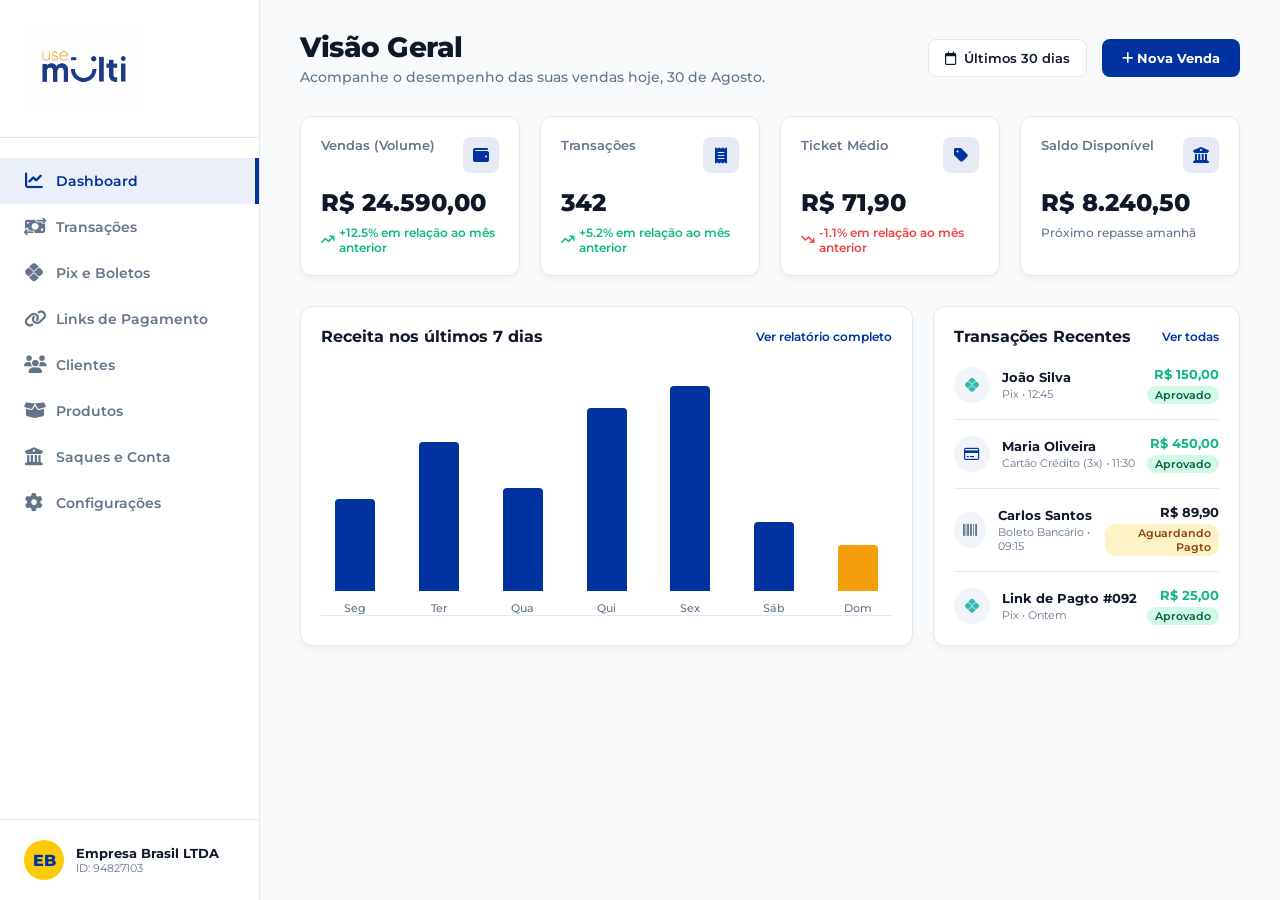
<file: dashboard.html>
<!DOCTYPE html>
<html lang="pt-BR">
<head>
    <meta charset="UTF-8">
    <meta name="viewport" content="width=device-width, initial-scale=1.0">
    <title>Dashboard - Use Multi</title>
     <link rel="icon" type="image/png" href="img/logo.jpg">
    <link rel="preconnect" href="https://fonts.googleapis.com">
    <link rel="preconnect" href="https://fonts.gstatic.com" crossorigin>
    <link href="https://fonts.googleapis.com/css2?family=Montserrat:wght@400;500;600;700;800;900&display=swap" rel="stylesheet">
    <link rel="stylesheet" href="https://cdnjs.cloudflare.com/ajax/libs/font-awesome/6.4.0/css/all.min.css">
    <style>
        :root {
            --bg-yellow: #FBCB0A;
            --brand-blue: #0033A0;
            --text-color: #0F172A;
            --bg-light: #F8FAFC;
            --sidebar-width: 260px;
            --border-color: #E2E8F0;
            --success-color: #10B981;
            --danger-color: #EF4444;
            --warning-color: #F59E0B;
        }

        * {
            margin: 0;
            padding: 0;
            box-sizing: border-box;
            font-family: 'Montserrat', sans-serif;
        }

        body {
            background-color: var(--bg-light);
            color: var(--text-color);
            display: flex;
            min-height: 100vh;
            -webkit-font-smoothing: antialiased;
        }

        /* Sidebar */
        .sidebar {
            width: var(--sidebar-width);
            background-color: #ffffff;
            border-right: 1px solid var(--border-color);
            display: flex;
            flex-direction: column;
            position: fixed;
            height: 100vh;
            left: 0;
            top: 0;
            z-index: 100;
        }

        .sidebar-header {
            padding: 24px;
            border-bottom: 1px solid var(--border-color);
        }

        .sidebar-logo {
            text-decoration: none;
            display: block;
        }

        .sidebar-logo img {
            max-width: 120px;
        }

        /* Logo em texto caso a imagem falhe */
        .logo-text .use { font-size: 14px; font-weight: 700; color: var(--text-color); line-height: 1;}
        .logo-text .multi { font-size: 26px; font-weight: 900; color: var(--brand-blue); letter-spacing: -1px; line-height: 1; display: block; }

        .nav-links {
            padding: 20px 0;
            flex-grow: 1;
        }

        .nav-item {
            display: flex;
            align-items: center;
            padding: 14px 24px;
            color: #64748B;
            text-decoration: none;
            font-weight: 600;
            font-size: 14px;
            transition: all 0.2s ease;
            gap: 12px;
        }

        .nav-item i {
            font-size: 18px;
            width: 20px;
            text-align: center;
        }

        .nav-item:hover {
            color: var(--brand-blue);
            background-color: rgba(0, 51, 160, 0.05);
            border-right: 3px solid var(--brand-blue);
        }

        .nav-item.active {
            color: var(--brand-blue);
            background-color: rgba(0, 51, 160, 0.08);
            border-right: 4px solid var(--brand-blue);
        }

        .sidebar-footer {
            padding: 20px 24px;
            border-top: 1px solid var(--border-color);
        }

        .user-profile {
            display: flex;
            align-items: center;
            gap: 12px;
            text-decoration: none;
            color: var(--text-color);
        }

        .avatar {
            width: 40px;
            height: 40px;
            background-color: var(--bg-yellow);
            border-radius: 50%;
            display: flex;
            align-items: center;
            justify-content: center;
            font-weight: 800;
            color: var(--brand-blue);
        }

        .user-info h4 {
            font-size: 13px;
            font-weight: 700;
        }

        .user-info p {
            font-size: 11px;
            color: #64748B;
        }

        /* Main Content */
        .main-content {
            flex-grow: 1;
            margin-left: var(--sidebar-width);
            padding: 30px 40px;
        }

        /* Header do Dashboard */
        .dash-header {
            display: flex;
            justify-content: space-between;
            align-items: center;
            margin-bottom: 30px;
        }

        .dash-title h1 {
            font-size: 28px;
            font-weight: 800;
            color: var(--text-color);
            letter-spacing: -0.5px;
        }

        .dash-title p {
            font-size: 14px;
            color: #64748B;
            margin-top: 4px;
            font-weight: 500;
        }

        .header-actions {
            display: flex;
            gap: 15px;
        }

        .btn-action {
            background-color: #ffffff;
            border: 1px solid var(--border-color);
            color: var(--text-color);
            padding: 10px 16px;
            border-radius: 8px;
            font-size: 13px;
            font-weight: 600;
            cursor: pointer;
            display: flex;
            align-items: center;
            gap: 8px;
            transition: all 0.2s;
        }

        .btn-action:hover {
            border-color: var(--brand-blue);
            color: var(--brand-blue);
        }

        .btn-primary-small {
            background-color: var(--brand-blue);
            color: white;
            border: none;
            padding: 10px 20px;
            border-radius: 8px;
            font-size: 13px;
            font-weight: 700;
            cursor: pointer;
            transition: background 0.2s;
        }

        .btn-primary-small:hover {
            background-color: #002277;
        }

        /* Cards Numéricos (KPIs) */
        .kpi-grid {
            display: grid;
            grid-template-columns: repeat(4, 1fr);
            gap: 20px;
            margin-bottom: 30px;
        }

        .kpi-card {
            background-color: #ffffff;
            border-radius: 12px;
            padding: 20px;
            border: 1px solid var(--border-color);
            box-shadow: 0 4px 6px -1px rgba(0, 0, 0, 0.05);
        }

        .kpi-header {
            display: flex;
            justify-content: space-between;
            align-items: flex-start;
            margin-bottom: 15px;
        }

        .kpi-title {
            font-size: 13px;
            font-weight: 600;
            color: #64748B;
        }

        .kpi-icon {
            width: 36px;
            height: 36px;
            border-radius: 8px;
            background-color: rgba(0, 51, 160, 0.1);
            color: var(--brand-blue);
            display: flex;
            align-items: center;
            justify-content: center;
            font-size: 16px;
        }

        .kpi-value {
            font-size: 24px;
            font-weight: 800;
            color: var(--text-color);
            margin-bottom: 8px;
        }

        .kpi-trend {
            font-size: 12px;
            font-weight: 600;
            display: flex;
            align-items: center;
            gap: 4px;
        }

        .trend-up { color: var(--success-color); }
        .trend-down { color: var(--danger-color); }

        /* Gráficos e Tabelas - Layout principal */
        .dashboard-grid {
            display: grid;
            grid-template-columns: 2fr 1fr;
            gap: 20px;
        }

        .panel {
            background-color: #ffffff;
            border-radius: 12px;
            border: 1px solid var(--border-color);
            box-shadow: 0 4px 6px -1px rgba(0, 0, 0, 0.05);
            padding: 20px;
        }

        .panel-header {
            display: flex;
            justify-content: space-between;
            align-items: center;
            margin-bottom: 20px;
        }

        .panel-title {
            font-size: 16px;
            font-weight: 700;
        }

        .panel-link {
            font-size: 12px;
            font-weight: 600;
            color: var(--brand-blue);
            text-decoration: none;
        }

        .panel-link:hover { text-decoration: underline; }

        /* Estilos do Gráfico (Fictício) */
        .chart-placeholder {
            height: 250px;
            width: 100%;
            display: flex;
            align-items: flex-end;
            gap: 15px;
            padding-top: 20px;
            border-bottom: 1px solid var(--border-color);
            position: relative;
        }

        .chart-bar-wrapper {
            flex: 1;
            display: flex;
            flex-direction: column;
            justify-content: flex-end;
            align-items: center;
            gap: 10px;
            height: 100%;
        }

        .chart-bar {
            width: 100%;
            max-width: 40px;
            background-color: var(--brand-blue);
            border-radius: 4px 4px 0 0;
            transition: height 0.3s ease;
        }

        .chart-bar:hover { background-color: var(--bg-yellow); cursor: pointer; }
        
        .chart-label {
            font-size: 11px;
            color: #64748B;
            font-weight: 500;
        }

        /* Lista de Transações Recentes */
        .transaction-list {
            display: flex;
            flex-direction: column;
            gap: 15px;
        }

        .transaction-item {
            display: flex;
            justify-content: space-between;
            align-items: center;
            padding-bottom: 15px;
            border-bottom: 1px solid var(--border-color);
        }

        .transaction-item:last-child {
            border-bottom: none;
            padding-bottom: 0;
        }

        .tx-info {
            display: flex;
            align-items: center;
            gap: 12px;
        }

        .tx-icon {
            width: 36px;
            height: 36px;
            border-radius: 50%;
            background-color: #f1f5f9;
            display: flex;
            align-items: center;
            justify-content: center;
            font-size: 14px;
            color: #64748B;
        }

        .tx-details h5 {
            font-size: 13px;
            font-weight: 700;
            color: var(--text-color);
        }

        .tx-details p {
            font-size: 11px;
            color: #64748B;
            margin-top: 2px;
        }

        .tx-amount {
            text-align: right;
        }

        .tx-amount span {
            display: block;
            font-size: 13px;
            font-weight: 700;
        }

        .tx-amount .positive { color: var(--success-color); }
        .tx-status {
            font-size: 11px;
            font-weight: 600;
            padding: 2px 8px;
            border-radius: 10px;
            margin-top: 4px;
            display: inline-block;
        }
        
        .status-approved { background-color: #d1fae5; color: #065f46; }
        .status-pending { background-color: #fef3c7; color: #92400e; }

    </style>
</head>
<body>

    <!-- SIDEBAR -->
    <aside class="sidebar">
        <div class="sidebar-header">
            <a href="index.html" class="sidebar-logo">
                     <img src="img/logo.jpg" alt="Logo Use Multi" class="logo-img">      
            </a>
        </div>

        <nav class="nav-links">
            <a href="#" class="nav-item active"><i class="fa-solid fa-chart-line"></i> Dashboard</a>
            <a href="#" class="nav-item"><i class="fa-solid fa-money-bill-transfer"></i> Transações</a>
            <a href="#" class="nav-item"><i class="fa-brands fa-pix"></i> Pix e Boletos</a>
            <a href="#" class="nav-item"><i class="fa-solid fa-link"></i> Links de Pagamento</a>
            <a href="#" class="nav-item"><i class="fa-solid fa-users"></i> Clientes</a>
            <a href="#" class="nav-item"><i class="fa-solid fa-box-open"></i> Produtos</a>
            <a href="#" class="nav-item"><i class="fa-solid fa-building-columns"></i> Saques e Conta</a>
            <a href="#" class="nav-item"><i class="fa-solid fa-gear"></i> Configurações</a>
        </nav>

        <div class="sidebar-footer">
            <a href="#" class="user-profile">
                <div class="avatar">EB</div>
                <div class="user-info">
                    <h4>Empresa Brasil LTDA</h4>
                    <p>ID: 94827103</p>
                </div>
            </a>
        </div>
    </aside>

    <!-- MAIN CONTENT -->
    <main class="main-content">
        
        <!-- HEADER -->
        <header class="dash-header">
            <div class="dash-title">
                <h1>Visão Geral</h1>
                <p>Acompanhe o desempenho das suas vendas hoje, 30 de Agosto.</p>
            </div>
            <div class="header-actions">
                <button class="btn-action"><i class="fa-regular fa-calendar"></i> Últimos 30 dias</button>
                <button class="btn-primary-small"><i class="fa-solid fa-plus"></i> Nova Venda</button>
            </div>
        </header>

        <!-- KPIs GRID -->
        <div class="kpi-grid">
            <div class="kpi-card">
                <div class="kpi-header">
                    <span class="kpi-title">Vendas (Volume)</span>
                    <div class="kpi-icon"><i class="fa-solid fa-wallet"></i></div>
                </div>
                <div class="kpi-value">R$ 24.590,00</div>
                <div class="kpi-trend trend-up">
                    <i class="fa-solid fa-arrow-trend-up"></i> +12.5% em relação ao mês anterior
                </div>
            </div>

            <div class="kpi-card">
                <div class="kpi-header">
                    <span class="kpi-title">Transações</span>
                    <div class="kpi-icon"><i class="fa-solid fa-receipt"></i></div>
                </div>
                <div class="kpi-value">342</div>
                <div class="kpi-trend trend-up">
                    <i class="fa-solid fa-arrow-trend-up"></i> +5.2% em relação ao mês anterior
                </div>
            </div>

            <div class="kpi-card">
                <div class="kpi-header">
                    <span class="kpi-title">Ticket Médio</span>
                    <div class="kpi-icon"><i class="fa-solid fa-tag"></i></div>
                </div>
                <div class="kpi-value">R$ 71,90</div>
                <div class="kpi-trend trend-down">
                    <i class="fa-solid fa-arrow-trend-down"></i> -1.1% em relação ao mês anterior
                </div>
            </div>

            <div class="kpi-card">
                <div class="kpi-header">
                    <span class="kpi-title">Saldo Disponível</span>
                    <div class="kpi-icon"><i class="fa-solid fa-building-columns"></i></div>
                </div>
                <div class="kpi-value">R$ 8.240,50</div>
                <div class="kpi-trend">
                    <span style="color:#64748B; font-weight:500;">Próximo repasse amanhã</span>
                </div>
            </div>
        </div>

        <!-- GRÁFICOS E LISTAS -->
        <div class="dashboard-grid">
            
            <!-- Painel Esquerdo: Gráfico -->
            <div class="panel">
                <div class="panel-header">
                    <h3 class="panel-title">Receita nos últimos 7 dias</h3>
                    <a href="#" class="panel-link">Ver relatório completo</a>
                </div>
                
                <!-- Representação visual CSS de um gráfico -->
                <div class="chart-placeholder">
                    <div class="chart-bar-wrapper">
                        <div class="chart-bar" style="height: 40%;"></div>
                        <span class="chart-label">Seg</span>
                    </div>
                    <div class="chart-bar-wrapper">
                        <div class="chart-bar" style="height: 65%;"></div>
                        <span class="chart-label">Ter</span>
                    </div>
                    <div class="chart-bar-wrapper">
                        <div class="chart-bar" style="height: 45%;"></div>
                        <span class="chart-label">Qua</span>
                    </div>
                    <div class="chart-bar-wrapper">
                        <div class="chart-bar" style="height: 80%;"></div>
                        <span class="chart-label">Qui</span>
                    </div>
                    <div class="chart-bar-wrapper">
                        <div class="chart-bar" style="height: 95%;"></div>
                        <span class="chart-label">Sex</span>
                    </div>
                    <div class="chart-bar-wrapper">
                        <div class="chart-bar" style="height: 30%;"></div>
                        <span class="chart-label">Sáb</span>
                    </div>
                    <div class="chart-bar-wrapper">
                        <div class="chart-bar" style="height: 20%; background-color: var(--warning-color);"></div>
                        <span class="chart-label">Dom</span>
                    </div>
                </div>
            </div>

            <!-- Painel Direito: Transações Recentes -->
            <div class="panel">
                <div class="panel-header">
                    <h3 class="panel-title">Transações Recentes</h3>
                    <a href="#" class="panel-link">Ver todas</a>
                </div>
                
                <div class="transaction-list">
                    
                    <div class="transaction-item">
                        <div class="tx-info">
                            <div class="tx-icon"><i class="fa-brands fa-pix" style="color: #32BCAD;"></i></div>
                            <div class="tx-details">
                                <h5>João Silva</h5>
                                <p>Pix • 12:45</p>
                            </div>
                        </div>
                        <div class="tx-amount">
                            <span class="positive">R$ 150,00</span>
                            <div class="tx-status status-approved">Aprovado</div>
                        </div>
                    </div>

                    <div class="transaction-item">
                        <div class="tx-info">
                            <div class="tx-icon"><i class="fa-regular fa-credit-card" style="color: var(--brand-blue);"></i></div>
                            <div class="tx-details">
                                <h5>Maria Oliveira</h5>
                                <p>Cartão Crédito (3x) • 11:30</p>
                            </div>
                        </div>
                        <div class="tx-amount">
                            <span class="positive">R$ 450,00</span>
                            <div class="tx-status status-approved">Aprovado</div>
                        </div>
                    </div>

                    <div class="transaction-item">
                        <div class="tx-info">
                            <div class="tx-icon"><i class="fa-solid fa-barcode" style="color: #64748B;"></i></div>
                            <div class="tx-details">
                                <h5>Carlos Santos</h5>
                                <p>Boleto Bancário • 09:15</p>
                            </div>
                        </div>
                        <div class="tx-amount">
                            <span>R$ 89,90</span>
                            <div class="tx-status status-pending">Aguardando Pagto</div>
                        </div>
                    </div>
                    
                    <div class="transaction-item">
                        <div class="tx-info">
                            <div class="tx-icon"><i class="fa-brands fa-pix" style="color: #32BCAD;"></i></div>
                            <div class="tx-details">
                                <h5>Link de Pagto #092</h5>
                                <p>Pix • Ontem</p>
                            </div>
                        </div>
                        <div class="tx-amount">
                            <span class="positive">R$ 25,00</span>
                            <div class="tx-status status-approved">Aprovado</div>
                        </div>
                    </div>

                </div>
            </div>

        </div>
    </main>

</body>
</html>
</file>
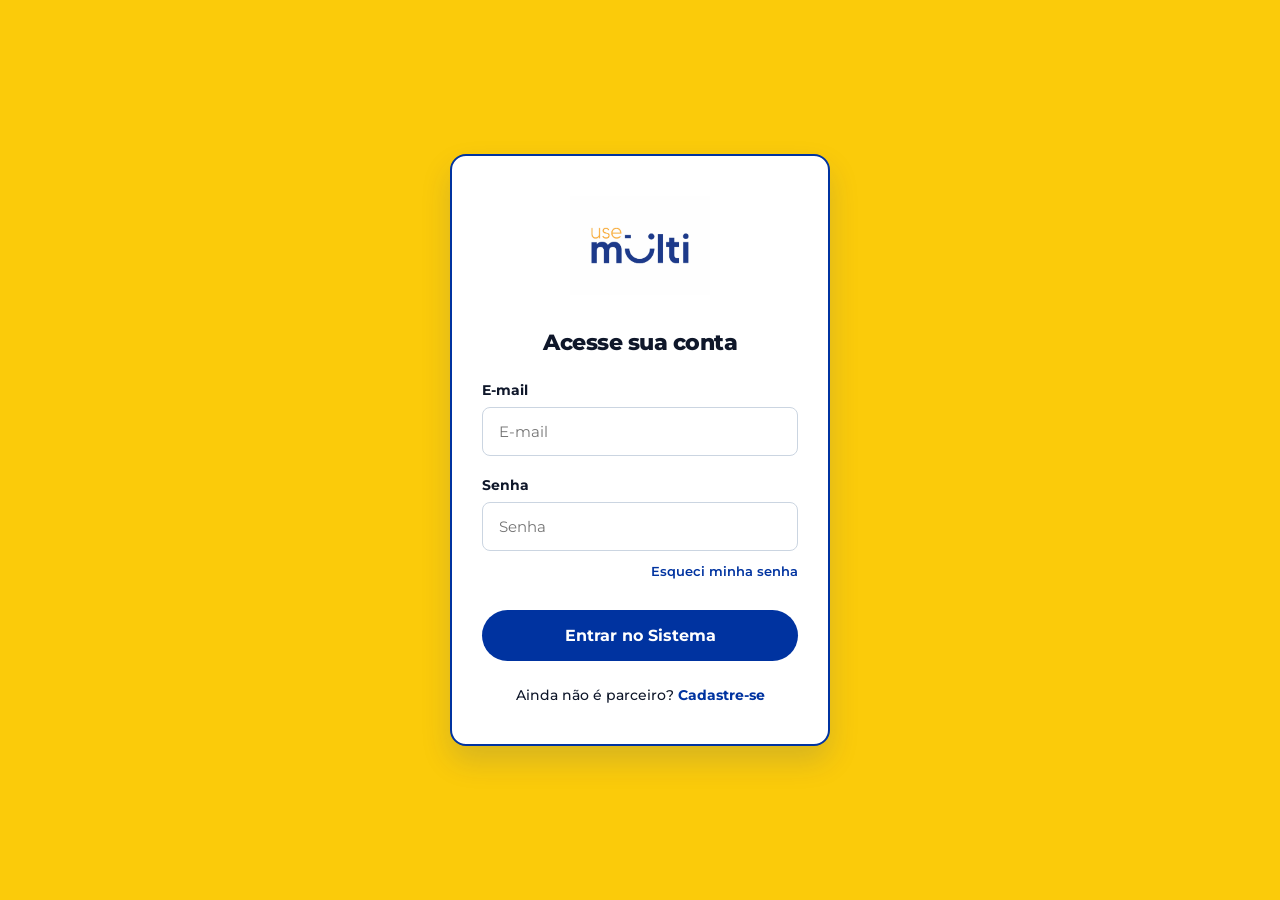
<file: login.html>
<!DOCTYPE html>
<html lang="pt-BR">
<head>
    <meta charset="UTF-8">
    <meta name="viewport" content="width=device-width, initial-scale=1.0">
    <title>Acesso - Use Multi</title>
    <link rel="icon" type="image/png" href="img/logo.jpg">
    <link rel="preconnect" href="https://fonts.googleapis.com">
    <link rel="preconnect" href="https://fonts.gstatic.com" crossorigin>
    <link href="https://fonts.googleapis.com/css2?family=Montserrat:wght@400;500;700;800;900&display=swap" rel="stylesheet">
    <link rel="stylesheet" href="style.css">
</head>
<body class="login-body">
    <div class="page-transition" id="page-transition">
        <div class="spinner"></div>
    </div>
    <main class="login-wrapper">
        <div class="login-card">
            <div class="login-logo-space">
                <a href="index.html">
                    <img src="img/logo.jpg" alt="Logo Use Multi" class="logo-img">
                </a>
            </div>
            <h2 class="login-title">Acesse sua conta</h2>
            
            <form id="form-login" class="login-form">
                <div class="input-group">
                    <label for="email">E-mail</label>
                    <input type="email" id="email" placeholder="E-mail" required>
                </div>
                <div class="input-group">
                    <label for="senha">Senha</label>
                    <input type="password" id="senha" placeholder="Senha" required>
                </div>
                <div class="login-actions">
                    <a href="#" class="forgot-password">Esqueci minha senha</a>
                </div>
                <button type="submit" class="btn-primary btn-block">Entrar no Sistema</button>
            </form>
            
            <div class="login-footer">
                <p>Ainda não é parceiro? <a href="cadastro.html">Cadastre-se</a></p>
            </div>
        </div>
    </main>
    <script>
        window.addEventListener('pageshow', () => {
            const transition = document.getElementById('page-transition');
            if (transition) transition.classList.add('loaded');
        });

        document.getElementById('form-login').addEventListener('submit', function(e) {
            e.preventDefault(); 

            const usuario = document.getElementById('email').value;
            const senha = document.getElementById('senha').value;

            if (usuario === 'cliente@cliente.com' && senha === '1') {
                const transition = document.getElementById('page-transition');
                transition.classList.remove('loaded');
                
                setTimeout(() => window.location.href = 'dashboard.html', 400);
            } else  
            
            if (usuario === 'master@master.com' && senha === '1') {
                const transition = document.getElementById('page-transition');
                transition.classList.remove('loaded');
                
                setTimeout(() => window.location.href = 'dashboard-master.html', 400);
            } else {
                alert('Usuário ou senha incorretos!');
            }
        });

        document.querySelectorAll('a').forEach(link => {
            link.addEventListener('click', function(e) {
                const target = this.getAttribute('href');
                if (target && target.endsWith('.html') && this.target !== '_blank') {
                    e.preventDefault();
                    const transition = document.getElementById('page-transition');
                    transition.classList.remove('loaded');
                    setTimeout(() => window.location.href = target, 400);
                }
            });
        });
    </script>
</body>
</html>
</file>
<file: style.css>
:root {
    --bg-yellow: #FBCB0A;
    --brand-blue: #0033A0;
    --text-color: #0F172A;
}

html {
    scroll-behavior: smooth;
}

* {
    margin: 0;
    padding: 0;
    box-sizing: border-box;
    font-family: 'Montserrat', sans-serif;
}

body {
    background-color: var(--bg-yellow);
    color: var(--text-color);
    -webkit-font-smoothing: antialiased;
}

.container {
    max-width: 1200px;
    margin: 0 auto;
    padding: 0 20px;
}

.header {
    padding: 25px 0;
}

.header-content {
    display: flex;
    justify-content: space-between;
    align-items: center;
}

.logo {
    line-height: 0.8;
}

.logo .use {
    font-size: 16px;
    font-weight: 700;
    color: var(--text-color);
}

.logo .multi {
    font-size: 34px;
    font-weight: 900;
    color: var(--brand-blue);
    letter-spacing: -1.5px;
}

.nav-menu {
    display: flex;
    align-items: center;
    gap: 30px;
}

.nav-menu a {
    text-decoration: none;
    color: var(--text-color);
    font-weight: 600;
    font-size: 14px;
    transition: opacity 0.2s;
}

.nav-menu a:hover {
    opacity: 0.7;
}

.btn-outline {
    border: 1.5px solid var(--text-color);
    padding: 10px 24px;
    border-radius: 30px;
    font-weight: 700 !important;
}

.btn-outline:hover {
    background-color: var(--text-color);
    color: var(--bg-yellow) !important;
}

.hero {
    padding: 40px 0 60px;
}

.hero-content {
    display: flex;
    align-items: center;
    justify-content: space-between;
    gap: 40px;
}

.hero-text {
    flex: 1;
    max-width: 550px;
}

.hero-text h1 {
    font-size: 52px;
    font-weight: 800;
    line-height: 1.1;
    margin-bottom: 25px;
    color: var(--text-color);
    letter-spacing: -1px;
}

.highlight {
    color: var(--brand-blue);
}

.hero-text p {
    font-size: 18px;
    font-weight: 500;
    margin-bottom: 35px;
    line-height: 1.5;
}

.btn-primary {
    background-color: var(--brand-blue);
    color: #ffffff;
    text-decoration: none;
    padding: 16px 36px;
    border-radius: 30px;
    font-weight: 700;
    font-size: 16px;
    display: inline-block;
    transition: background 0.3s;
}

.btn-primary:hover {
    background-color: #002277;
}

.hero-image {
    flex: 1;
    display: flex;
    justify-content: flex-end;
}

.hero-image img {
    max-width: 100%;
    height: auto;
}

.solutions {
    padding: 40px 0;
}

.solutions h2 {
    font-size: 24px;
    font-weight: 800;
    margin-bottom: 25px;
    color: var(--text-color);
}

.grid-solutions {
    display: grid;
    grid-template-columns: repeat(4, 1fr);
    gap: 15px;
}

.card {
    border: 1.5px solid var(--brand-blue);
    border-radius: 12px;
    padding: 20px;
    display: flex;
    flex-direction: column;
    background-color: transparent;
}

.card i {
    font-size: 26px;
    color: var(--brand-blue);
    margin-bottom: 12px;
}

.card h3 {
    font-size: 17px;
    font-weight: 800;
    margin-bottom: 8px;
    color: var(--text-color);
}

.card p {
    font-size: 13px;
    font-weight: 500;
    line-height: 1.4;
    color: var(--text-color);
}

.text-only {
    justify-content: flex-start;
}

.diferenciais {
    padding: 50px 0 80px;
}

.grid-diferenciais {
    display: grid;
    grid-template-columns: 1fr 1fr 1fr 1fr;
    gap: 30px;
}

.dif-brand h3 {
    font-size: 18px;
    font-weight: 800;
    margin-bottom: 10px;
}

.copyright {
    font-size: 12px;
    margin-top: 15px;
    font-weight: 500;
}

.dif-item i {
    font-size: 26px;
    color: var(--brand-blue);
    margin-bottom: 10px;
}

.dif-item h4 {
    font-size: 14px;
    font-weight: 800;
    margin-bottom: 5px;
    line-height: 1.3;
}

.dif-item p {
    font-size: 13px;
    font-weight: 500;
    line-height: 1.4;
}

@media (max-width: 992px) {
    .grid-solutions, .grid-diferenciais {
        grid-template-columns: repeat(2, 1fr);
    }
    
    .hero-content {
        flex-direction: column;
        text-align: center;
    }
    
    .hero-text {
        max-width: 100%;
    }
    
    .hero-image {
        justify-content: center;
        margin-top: 30px;
    }
    
    .nav-menu {
        display: none;
    }
}

@media (max-width: 600px) {
    .grid-solutions, .grid-diferenciais {
        grid-template-columns: 1fr;
    }
    
    .hero-text h1 {
        font-size: 40px;
    }
}

.login-body {
    display: flex;
    align-items: center;
    justify-content: center;
    min-height: 100vh;
    background-color: var(--bg-yellow);
}

.login-wrapper {
    width: 100%;
    max-width: 420px;
    padding: 20px;
}

.login-card {
    background-color: #ffffff;
    border-radius: 16px;
    padding: 40px 30px;
    box-shadow: 0 15px 30px rgba(0, 51, 160, 0.15);
    border: 2px solid var(--brand-blue);
}

.login-logo-space {
    text-align: center;
    margin-bottom: 30px;
}

.login-logo-space .logo-img {
    max-width: 140px;
    height: auto;
}

.login-logo-space .logo .use { font-size: 14px; }
.login-logo-space .logo .multi { font-size: 28px; }

.login-title {
    font-size: 22px;
    font-weight: 800;
    color: var(--text-color);
    margin-bottom: 25px;
    text-align: center;
    letter-spacing: -0.5px;
}

.login-form {
    display: flex;
    flex-direction: column;
    gap: 20px;
}

.input-group {
    display: flex;
    flex-direction: column;
    gap: 8px;
}

.input-group label {
    font-size: 14px;
    font-weight: 700;
    color: var(--text-color);
}

.input-group input {
    padding: 14px 16px;
    border: 1.5px solid #CBD5E1;
    border-radius: 8px;
    font-size: 15px;
    font-family: 'Montserrat', sans-serif;
    transition: all 0.3s ease;
    outline: none;
}

.input-group input:focus {
    border-color: var(--brand-blue);
    box-shadow: 0 0 0 3px rgba(0, 51, 160, 0.1);
}

.login-actions {
    text-align: right;
    margin-top: -10px;
}

.forgot-password {
    font-size: 13px;
    font-weight: 600;
    color: var(--brand-blue);
    text-decoration: none;
}

.forgot-password:hover {
    text-decoration: underline;
}

.btn-block {
    width: 100%;
    text-align: center;
    margin-top: 10px;
    cursor: pointer;
    border: none;
}

.login-footer {
    margin-top: 25px;
    text-align: center;
    font-size: 14px;
    font-weight: 500;
}

.login-footer a {
    color: var(--brand-blue);
    font-weight: 700;
    text-decoration: none;
}

.login-footer a:hover {
    text-decoration: underline;
}

.page-transition {
    position: fixed;
    top: 0;
    left: 0;
    width: 100vw;
    height: 100vh;
    background-color: var(--bg-yellow);
    z-index: 99999;
    display: flex;
    justify-content: center;
    align-items: center;
    opacity: 1;
    visibility: visible;
    transition: opacity 0.4s ease, visibility 0.4s ease;
}

.page-transition.loaded {
    opacity: 0;
    visibility: hidden;
}

.spinner {
    width: 50px;
    height: 50px;
    border: 5px solid rgba(0, 51, 160, 0.15);
    border-top-color: var(--brand-blue);
    border-radius: 50%;
    animation: spin 1s linear infinite;
}

@keyframes spin {
    to { transform: rotate(360deg); }
}
</file>
